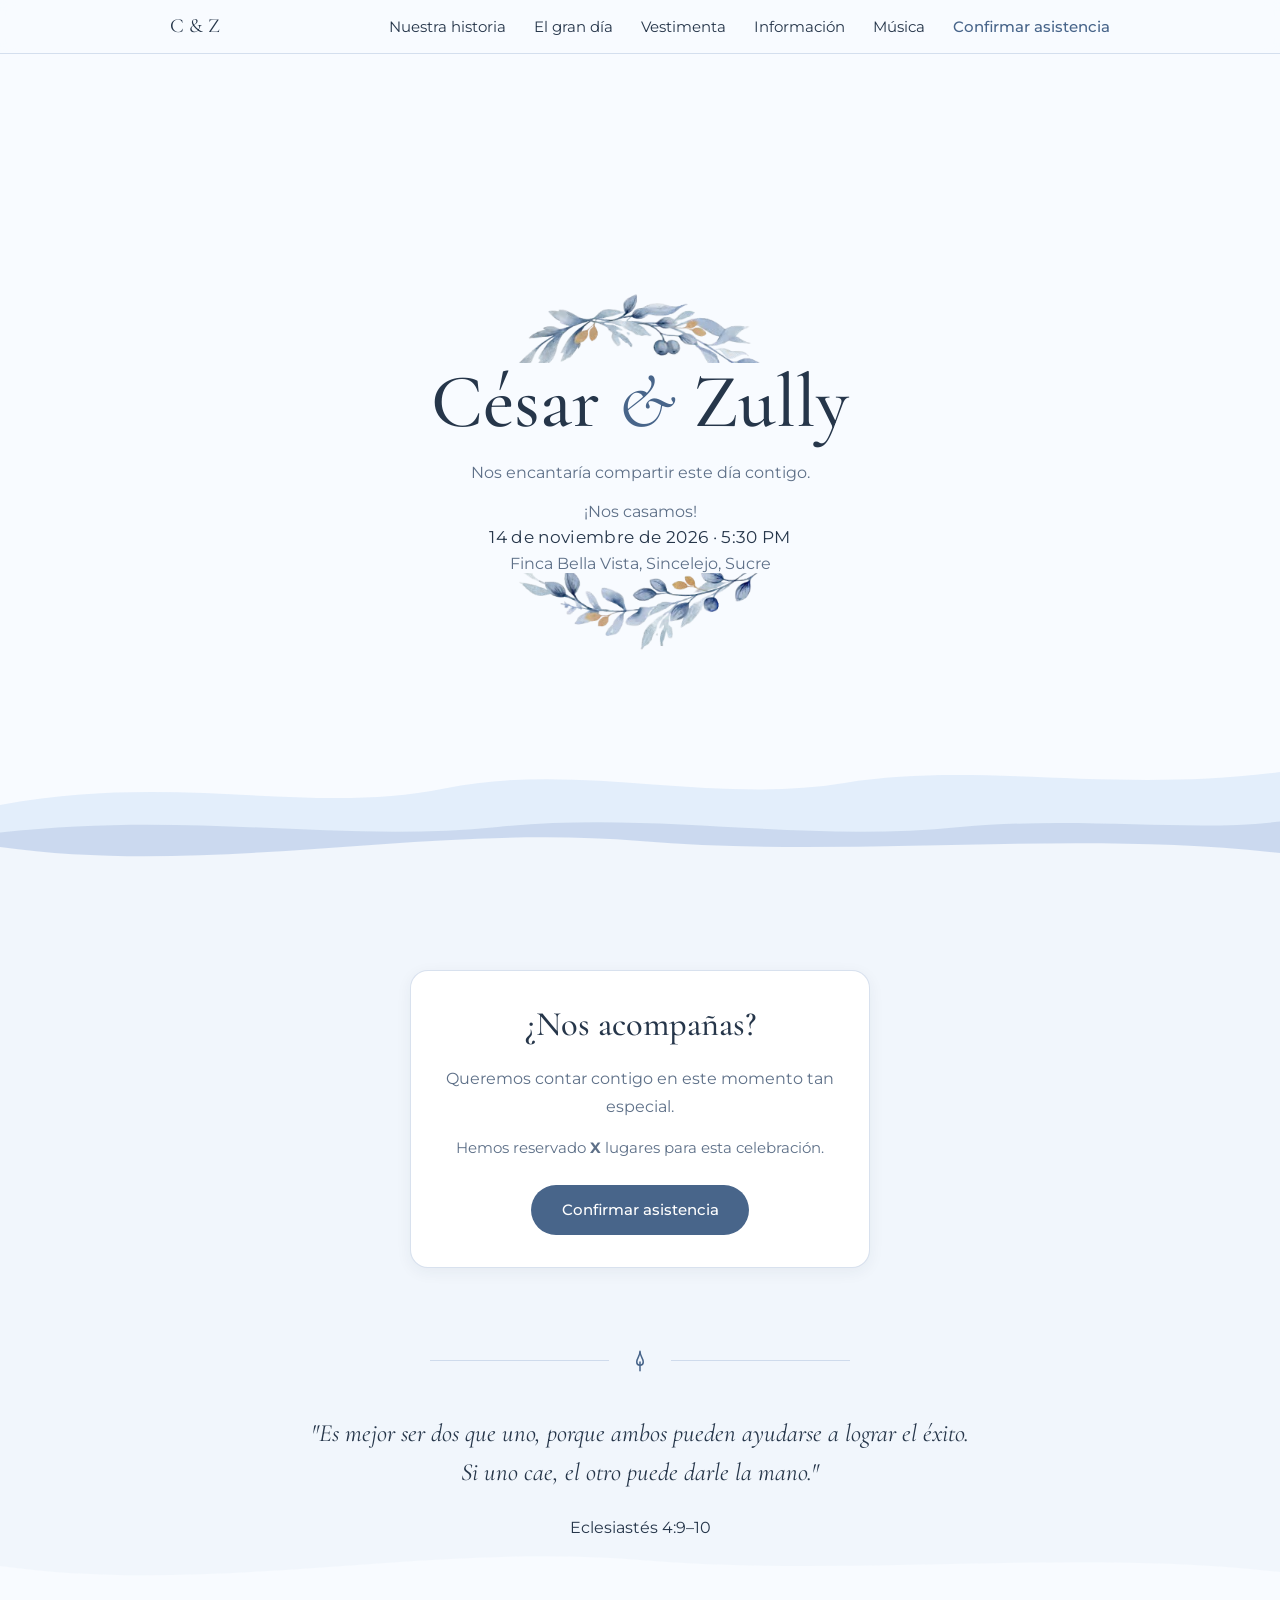
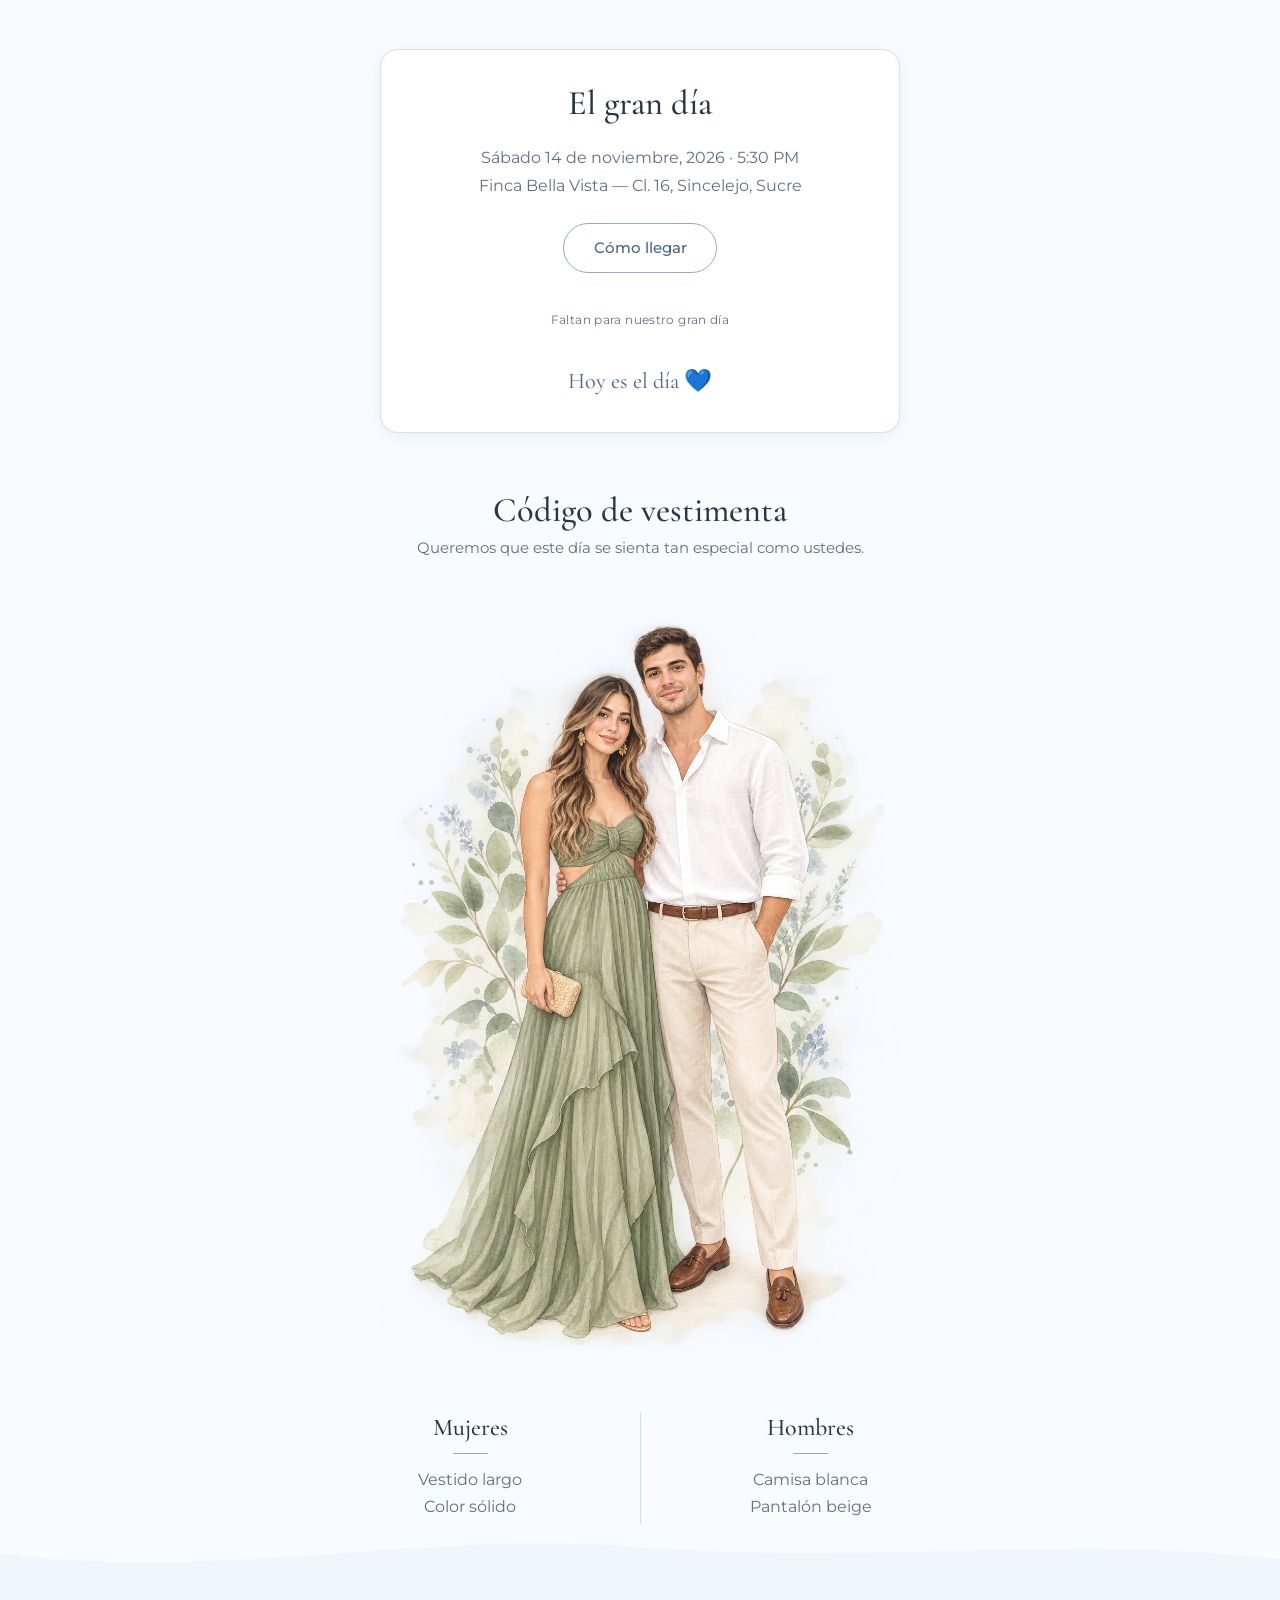
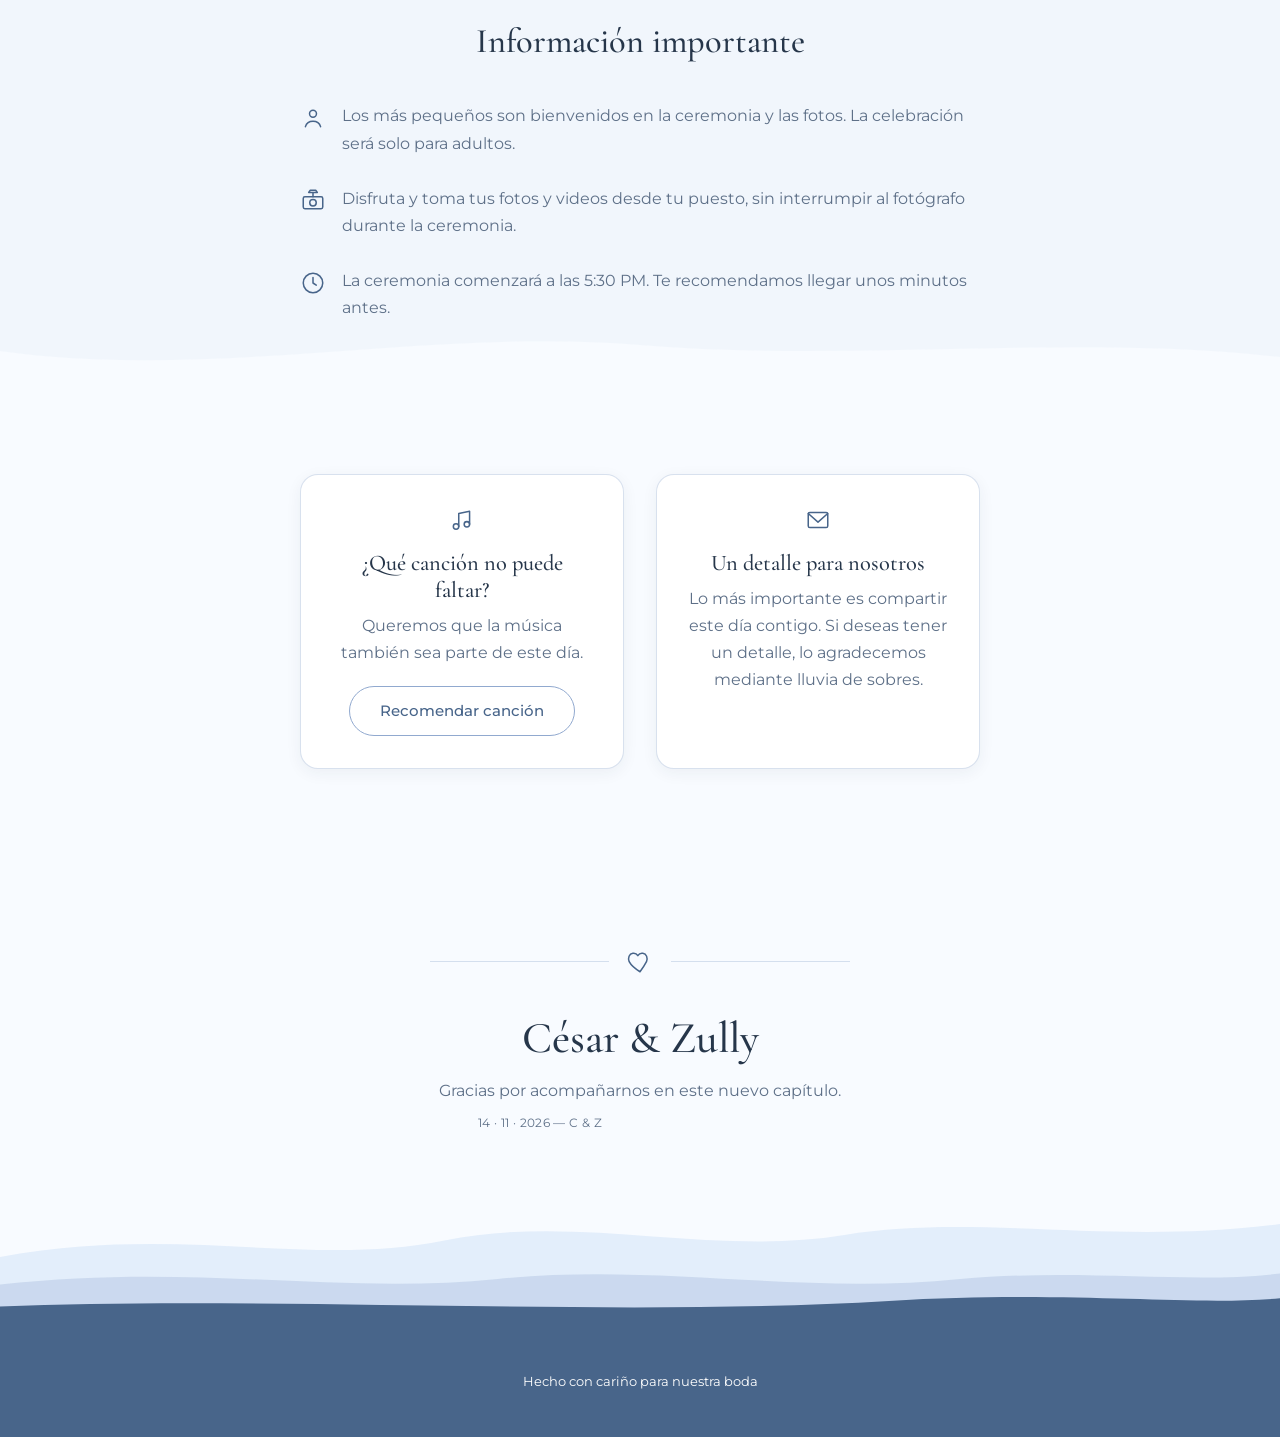
<file: index.html>
<!DOCTYPE html>
<html lang="es">
<head>
<meta charset="UTF-8">
<meta name="viewport" content="width=device-width, initial-scale=1.0">
<title>César & Zully — Nuestra boda</title>
<meta name="description" content="Acompáñanos a celebrar nuestra boda el 14 de noviembre de 2026.">
<link rel="preconnect" href="https://fonts.googleapis.com">
<link rel="preconnect" href="https://fonts.gstatic.com" crossorigin>
<link href="https://fonts.googleapis.com/css2?family=Cormorant+Garamond:ital,wght@0,400;0,500;0,600;1,400;1,500&family=Montserrat:wght@300;400;500;600&display=swap" rel="stylesheet">
<style>
:root {
  --blue-primary: #91A9CF;
  --blue-light: #A1D2FA;
  --blue-soft: #BAD5F2;
  --background: #F8FBFF;
  --background-alt: #F1F6FC;
  --text-primary: #26364A;
  --text-secondary: #5E7088;
  --white: #FFFFFF;
  --border: rgba(145, 169, 207, 0.35);
  --blue-deep: #48658A;
  --blue-deep-hover: #395171;
  --shadow: 0 10px 30px rgba(38, 54, 74, 0.10);
  --shadow-soft: 0 4px 16px rgba(38, 54, 74, 0.06);
  --radius: 18px;
  --radius-pill: 999px;
  --font-title: "Cormorant Garamond", serif;
  --font-body: "Montserrat", sans-serif;
}
* { box-sizing: border-box; }
html { scroll-behavior: smooth; }
body {
  margin: 0;
  font-family: var(--font-body);
  color: var(--text-primary);
  background: var(--background);
  -webkit-font-smoothing: antialiased;
}
.display-xl {
  font-family: var(--font-title);
  font-weight: 500;
  font-size: clamp(2.75rem, 9vw, 4.75rem);
  line-height: 1.05;
  margin: 0;
}
.display-xl em { font-style: italic; font-weight: 400; color: var(--blue-deep); }
h1, h2, h3 { font-family: var(--font-title); font-weight: 500; color: var(--text-primary); margin: 0 0 0.6em; }
h2 { font-size: clamp(1.6rem, 4vw, 2.15rem); }
h3 { font-size: clamp(1.15rem, 2.5vw, 1.4rem); margin-bottom: 0.4em; }
p { line-height: 1.7; color: var(--text-secondary); max-width: 60ch; }
.center p { margin-left: auto; margin-right: auto; }
.quote { font-family: var(--font-title); font-style: italic; font-size: clamp(1.2rem, 3.4vw, 1.55rem); color: var(--text-primary); line-height: 1.6; }
.label-small { font-family: var(--font-body); font-size: 0.78rem; letter-spacing: 0.03em; color: var(--text-secondary); }
.btn { display: inline-flex; align-items: center; gap: 0.5rem; font-family: var(--font-body); font-weight: 500; font-size: 0.95rem; padding: 0.9rem 1.85rem; border-radius: var(--radius-pill); border: 1px solid transparent; cursor: pointer; text-decoration: none; transition: background .25s ease, color .25s ease, border-color .25s ease, transform .15s ease; }
.btn:active { transform: scale(0.98); }
.btn:focus-visible { outline: 2px solid var(--blue-deep); outline-offset: 3px; }
.btn-primary { background: var(--blue-deep); color: var(--white); }
.btn-primary:hover { background: var(--blue-deep-hover); }
.btn-secondary { background: transparent; color: var(--blue-deep); border-color: var(--blue-primary); }
.btn-secondary:hover { background: var(--background-alt); }
.btn-ghost { background: none; color: var(--text-primary); padding: 0.4rem 0; border-radius: 0; border-bottom: 1px solid var(--border); }
.btn-ghost:hover { border-color: var(--blue-deep); color: var(--blue-deep); }
.card { background: var(--white); border: 1px solid var(--border); border-radius: var(--radius); box-shadow: var(--shadow-soft); padding: 2rem; }
.divider { display: flex; align-items: center; justify-content: center; gap: 1.1rem; margin: 0 auto 2.5rem; color: var(--blue-primary); max-width: 420px; }
.divider::before, .divider::after { content: ""; flex: 1; height: 1px; background: var(--border); }
.icon { width: 26px; height: 26px; stroke: var(--blue-deep); fill: none; stroke-width: 1.4; stroke-linecap: round; stroke-linejoin: round; }
.reveal { opacity: 0; transform: translateY(24px); transition: opacity 0.8s ease, transform 0.8s ease; }
.reveal.visible { opacity: 1; transform: none; }
@media (prefers-reduced-motion: reduce) {
  *, *::before, *::after { animation-duration: 0.01ms !important; transition-duration: 0.01ms !important; }
}
.wave-divider {
  position: absolute;
  bottom: -1px;
  left: 0;
  width: 100%;
  line-height: 0;
  pointer-events: none;
  z-index: 0;
}
.wave-divider svg { width: 100%; height: 60px; display: block; }
.corner-leaf {
  position: absolute;
  top: 1.25rem;
  right: 1.25rem;
  width: 32px;
  height: 32px;
  fill: none;
  stroke: var(--blue-primary);
  stroke-width: 1.3;
  stroke-linecap: round;
  opacity: 0.75;
  pointer-events: none;
}
section { padding: 5.5rem 1.5rem; position: relative; overflow: hidden; }
.section-inner { max-width: 680px; margin: 0 auto;   position: relative; z-index: 1;}
.center { text-align: center; }
@media (max-width: 600px) {
  section { padding: 2.25rem 1.25rem; }
}
@media (max-width: 859px) {
  body { padding-bottom: 5.25rem; }
}
.placeholder-note {
  display: inline-block;
  margin-top: 1rem;
  font-size: 0.78rem;
  color: var(--blue-deep);
  background: var(--background-alt);
  border: 1px dashed var(--blue-primary);
  border-radius: 8px;
  padding: 0.35rem 0.7rem;
}
header {
  position: sticky; top: 0; z-index: 50;
  background: rgba(248, 251, 255, 0.88);
  backdrop-filter: blur(8px);
  border-bottom: 1px solid var(--border);
}
.nav-inner {
  max-width: 980px; margin: 0 auto; position: relative;
  display: flex; align-items: center; justify-content: space-between;
  padding: 0.9rem 1.25rem;
}
.nav-brand { font-family: var(--font-title); font-size: 1.25rem; color: var(--text-primary); text-decoration: none; }
.nav-toggle {
  display: inline-flex; background: none; border: none; cursor: pointer;
  padding: 0.4rem; color: var(--text-primary);
}
.nav-toggle svg { width: 24px; height: 24px; }
.nav-links {
  display: none; list-style: none; margin: 0; padding: 1.25rem;
  position: absolute; top: 100%; left: 0; right: 0;
  background: var(--white); border-bottom: 1px solid var(--border); box-shadow: var(--shadow);
  flex-direction: column; gap: 1rem;
}
.nav-links.open { display: flex; }
.nav-links a { color: var(--text-primary); text-decoration: none; font-size: 0.95rem; }
.nav-links a:hover { color: var(--blue-deep); }
.nav-links .nav-rsvp { color: var(--blue-deep); font-weight: 500; }

@media (min-width: 860px) {
  .nav-toggle { display: none; }
  .nav-links {
    display: flex; flex-direction: row; position: static; background: none;
    border: none; box-shadow: none; padding: 0; gap: 1.75rem; align-items: center;
  }
}
.floating-rsvp {
  position: fixed; left: 50%; bottom: 1.1rem; transform: translateX(-50%);
  background: var(--blue-deep); color: var(--white); text-decoration: none;
  padding: 0.85rem 1.5rem; border-radius: var(--radius-pill);
  font-size: 0.9rem; font-weight: 500; box-shadow: var(--shadow); z-index: 40;
  white-space: nowrap;
  border: 1px solid rgba(255, 255, 255, 0.4);
}
@media (min-width: 860px) { .floating-rsvp { display: none; } }

#hero {
  min-height: 92svh; display: flex; flex-direction: column;
  align-items: center; justify-content: center; text-align: center; gap: 1.5rem;
}
#hero .hero-meta { display: flex; flex-direction: column; gap: 0.4rem; color: var(--text-secondary); }
#hero .hero-date { font-size: 1.05rem; color: var(--text-primary); letter-spacing: 0.02em; }

#rsvp { background: var(--background-alt); text-align: center; }
#rsvp .card { max-width: 460px; margin: 0 auto; }
#rsvp .seats { font-size: 0.92rem; margin-bottom: 1.5rem; }

#versiculo { text-align: center; background: var(--background-alt); padding-top: 2rem; padding-bottom: 4rem;}
#versiculo cite { display: block; margin-top: 1rem; font-style: normal; font-size: 0.85rem; color: var(--text-secondary); }

#gran-dia .card { max-width: 520px; margin: 0 auto; text-align: center; }
#gran-dia .lugar { margin: 0.75rem 0 1.5rem; }
.countdown { display: flex; justify-content: center; gap: 1.1rem; margin-top: 2rem; flex-wrap: wrap; }
.countdown div { display: flex; flex-direction: column; align-items: center; min-width: 58px; }
.countdown .num { font-family: var(--font-title); font-size: 2rem; color: var(--blue-deep); }
.countdown .unit { font-size: 0.68rem; letter-spacing: 0.05em; color: var(--text-secondary); margin-top: 0.15rem; }

.dress-intro {
  max-width: 600px;
  margin: -1rem auto 2rem;
  text-align: center;
  color: var(--text-secondary);
  font-size: 0.95rem;
}

.dress-illustration {
  width: 100%;
  max-width: 520px;
  margin: 0 auto 2.5rem;
  text-align: center;
}
.dress-illustration img {
  display: block;
  width: 100%;
  height: auto;
  margin: 0 auto;
}
.dress-grid {
  display: grid;
  grid-template-columns: 1fr 1fr;
  gap: 0;
  max-width: 700px;
  margin: 0 auto;
  text-align: center;
}
.dress-col {
  padding: 0 2rem;
}
.dress-col + .dress-col {
  border-left: 1px solid var(--border);
}
.dress-col h3 {
  margin: 0 0 1rem;
  font-family: var(--font-title);
  font-size: 1.5rem;
  color: var(--text-primary);
}
.dress-col ul {
  list-style: none;
  padding: 0;
  margin: 0;
  color: var(--text-secondary);
}
.dress-col li {
  margin-bottom: 0.5rem;
}
.dress-col h3::after {
  content: "";
  display: block;
  width: 35px;
  height: 1px;
  background: var(--blue-primary);
  margin: 0.7rem auto 1rem;
}
@media (max-width: 599px) {
  .dress-intro {
    font-size: 0.9rem;
    margin-bottom: 1.5rem;
  }
  .dress-illustration {
    width: 75%;
    max-width: 300px;
    margin: 0 auto 2rem;
  }
  .dress-col {
    padding: 0;
  }
}
.info-list { display: flex; flex-direction: column; gap: 1.75rem; }
.info-item { display: flex; gap: 1rem; align-items: flex-start; text-align: left; }
.info-item .icon { flex-shrink: 0; margin-top: 0.15rem; }
.info-item h3 { margin-bottom: 0.25rem; }
.info-item p { margin: 0; }
.split { display: grid; gap: 2rem; }
@media (min-width: 700px) { .split { grid-template-columns: 1fr 1fr; } }
.split .card { height: 100%; text-align: center; }

.closing { text-align: center; }
.closing .display-xl { font-size: clamp(2rem, 7vw, 2.75rem); margin-bottom: 0.75rem; }

.hero-landscape {
  position: absolute;
  bottom: 0; left: 0; width: 100%;
  line-height: 0;
  pointer-events: none;
  z-index: 0;
}
.hero-landscape svg { width: 100%; height: 220px; display: block; }
.hero-content { position: relative; z-index: 2;padding: 100px 0; }

footer {
  background: var(--blue-deep);
  color: var(--white);
  text-align: center;
  padding: 2.5rem 1.5rem 3rem;
  font-size: 0.8rem;
}
.frame-top, .frame-bottom {
  position: absolute;
  left: 50%;
  transform: translateX(-50%);
  width: 90%;
  max-width: 380px;
  height: 100px;
  overflow: hidden;
  pointer-events: none;
}
.frame-top { top: 0; }
.frame-bottom { bottom: 0; }

.frame-top img, .frame-bottom img {
  position: absolute;
  left: 0;
  width: 100%;
}
.frame-top img { top: 0; }
.frame-bottom img { bottom: 0; }
#rsvp { padding-bottom: 3rem; }
#gran-dia { padding-top: 3rem; padding-bottom: 2rem; }
#vestimenta { padding-top: 1.5rem; padding-bottom: 4rem;}
#informacion { padding-top: 2rem; padding-bottom: 4rem; }
#musica { padding-bottom: 3rem; }
#momentos { padding-top: 2rem; }
</style>
</head>
<body>

<header>
  <div class="nav-inner">
    <a href="#hero" class="nav-brand">C &amp; Z</a>
    <button class="nav-toggle" id="navToggle" aria-label="Abrir menú" aria-expanded="false" aria-controls="navLinks">
      <svg viewBox="0 0 24 24" fill="none" stroke="currentColor" stroke-width="1.6" stroke-linecap="round"><path d="M4 7h16M4 12h16M4 17h16"/></svg>
    </button>
    <ul class="nav-links" id="navLinks">
      <li><a href="#historia">Nuestra historia</a></li>
      <li><a href="#gran-dia">El gran día</a></li>
      <li><a href="#vestimenta">Vestimenta</a></li>
      <li><a href="#informacion">Información</a></li>
      <li><a href="#musica">Música</a></li>
      <li><a href="#rsvp" class="nav-rsvp">Confirmar asistencia</a></li>
    </ul>
  </div>
</header>

<main>

  <!-- 01 — HERO -->
  <section id="hero" class="reveal">
    <div class="hero-landscape" aria-hidden="true">
      <svg viewBox="0 0 1440 400" preserveAspectRatio="none">
        <path d="M0,400 L0,260 C200,200 350,280 500,230 C650,180 800,260 950,220 C1100,180 1250,240 1440,200 L1440,400 Z" fill="var(--blue-soft)" opacity="0.35"/>
        <path d="M0,400 L0,310 C220,270 380,330 560,300 C740,270 900,330 1080,300 C1220,280 1340,310 1440,290 L1440,400 Z" fill="var(--blue-primary)" opacity="0.3"/>
      </svg>
    </div>

    <div class="hero-content">
      <div class="frame-top" aria-hidden="true">
        <img src="assets/imagenes/37d0b37f-604d-4f8b-a3f5-bfc2f08f32bf-removebg-preview.png" alt="">
      </div>
      <span class="display-xl">César <em>&amp;</em> Zully</span>
      <p class="hero-greeting" id="heroGreeting">Nos encantaría compartir este día contigo.</p>
      <div class="hero-meta">
        <span>¡Nos casamos!</span>
        <span class="hero-date">14 de noviembre de 2026 · 5:30 PM</span>
        <span>Finca Bella Vista, Sincelejo, Sucre</span>
      </div>
      <div class="frame-bottom" aria-hidden="true">
        <img src="assets/imagenes/37d0b37f-604d-4f8b-a3f5-bfc2f08f32bf-removebg-preview.png" alt="">
      </div>
    </div>
  
    <div class="wave-divider" aria-hidden="true">
      <svg viewBox="0 0 1440 100" preserveAspectRatio="none">
        <path d="M0,40 C240,90 480,0 720,30 C960,60 1200,10 1440,50 L1440,100 L0,100 Z" fill="var(--background-alt)"></path>
      </svg>
    </div>
  </section>

  <!-- 02 — RSVP -->
  <section id="rsvp" class="reveal">
  
    <div class="section-inner card">
      <h2 id="rsvpTitle">¿Nos acompañas?</h2>
      <p class="center" id="rsvpMessage" style="margin:0 auto 1rem;">
        Queremos contar contigo en este momento tan especial.
      </p>
      <p class="seats" id="rsvpSeats">
        Hemos reservado <strong>X</strong> lugares para esta celebración.
      </p>
      <a
        href="https://docs.google.com/forms/d/e/1FAIpQLSfNix8wa4HY1BFsxWDJkT_h3bRk5N0mOSIoMMk3ZN9TSIPFig/viewform?usp=publish-editor"
        class="btn btn-primary"
        id="rsvpButton">
        Confirmar asistencia
      </a>
    </div>
  </section>

  <!-- VERSÍCULO -->
  <section id="versiculo" class="reveal">
    <div class="section-inner center">
      <div class="divider">
        <svg width="20" height="20" viewBox="0 0 24 24" class="icon"><path d="M12 3c0 5-3 6-3 10a3 3 0 0 0 6 0c0-4-3-5-3-10Z"/><path d="M12 13v8"/></svg>
      </div>
      <p class="quote">
        "Es mejor ser dos que uno, porque ambos pueden ayudarse a lograr el éxito.
        Si uno cae, el otro puede darle la mano."
      </p>
      Eclesiastés 4:9–10
    </div>

    <div class="wave-divider" aria-hidden="true">
      <svg viewBox="0 0 1440 100" preserveAspectRatio="none">
        <path d="M0,40 C240,90 480,0 720,30 C960,60 1200,10 1440,50 L1440,100 L0,100 Z" fill="var(--background)"></path>
      </svg>
    </div>
  </section>

  <!-- 04 — EL GRAN DÍA + COUNTDOWN -->
  <section id="gran-dia" class="reveal">
    <div class="section-inner card">
      <h2>El gran día</h2>
      <p class="lugar">
        Sábado 14 de noviembre, 2026 · 5:30 PM<br>
        Finca Bella Vista — Cl. 16, Sincelejo, Sucre
      </p>
      <a href="https://maps.app.goo.gl/cRdWnBXuR9BAx29m9" class="btn btn-secondary">Cómo llegar</a>
      <p class="label-small" style="margin-top:2.25rem;">Faltan para nuestro gran día</p>
      <div class="countdown" id="countdown">
        <div><span class="num" id="cd-dias">00</span><span class="unit">Días</span></div>
        <div><span class="num" id="cd-horas">00</span><span class="unit">Horas</span></div>
        <div><span class="num" id="cd-min">00</span><span class="unit">Min</span></div>
        <div><span class="num" id="cd-seg">00</span><span class="unit">Seg</span></div>
      </div>
    </div>
  </section>

  <!-- 05 — CÓDIGO DE VESTIMENTA -->
  <section id="vestimenta" class="reveal">
    <div class="section-inner">

      <h2 class="center">Código de vestimenta</h2>
      <p class="dress-intro">
        Queremos que este día se sienta tan especial como ustedes.
      </p>

      <div class="dress-illustration">
        <img
          src="assets/imagenes/ImageDressCode.png"
          alt="Ilustración de una pareja con el código de vestimenta de la boda"
          loading="lazy"
        >
      </div>

      <!-- Código de vestimenta -->
      <div class="dress-grid">
        <div class="dress-col">
          <h3>Mujeres</h3>
          <ul>
            <li>Vestido largo</li>
            <li>Color sólido</li>
          </ul>
        </div>

        <div class="dress-col">
          <h3>Hombres</h3>
          <ul>
            <li>Camisa blanca</li>
            <li>Pantalón beige</li>
          </ul>
        </div>
      </div>

    </div>

    <div class="wave-divider" aria-hidden="true">
      <svg viewBox="0 0 1440 100" preserveAspectRatio="none">
        <path d="M0,40 C240,90 480,0 720,30 C960,60 1200,10 1440,50 L1440,100 L0,100 Z" fill="var(--background-alt)"></path>
      </svg>
    </div>
</section>

  <!-- 06 — INFORMACIÓN IMPORTANTE -->
  <section id="informacion" class="reveal" style="background:var(--background-alt);">
    <div class="section-inner">
      <h2 class="center" style="margin-bottom:2.5rem;">Información importante</h2>
      <div class="info-list">

        <div class="info-item">
          <svg class="icon" viewBox="0 0 24 24">
            <circle cx="12" cy="8" r="3.2"/>
            <path d="M5 20c1-3.5 4-5 7-5s6 1.5 7 5"/>
          </svg>
          <div>
            <p>
              Los más pequeños son bienvenidos en la ceremonia y las fotos.
              La celebración será solo para adultos.
            </p>
          </div>
        </div>
      
        <div class="info-item">
          <svg class="icon" viewBox="0 0 24 24">
            <rect x="3" y="9" width="18" height="11" rx="1.5"/>
            <path d="M12 9V5m-4 0h8l-1.5-2h-5L8 5Z"/>
            <circle cx="12" cy="14.5" r="3"/>
          </svg>
          <div>
            <p>
              Disfruta y toma tus fotos y videos desde tu puesto,
              sin interrumpir al fotógrafo durante la ceremonia.
            </p>
          </div>
        </div>
      
        <div class="info-item">
          <svg class="icon" viewBox="0 0 24 24">
            <circle cx="12" cy="12" r="9"/>
            <path d="M12 7v5l3 2"/>
          </svg>
          <div>
            <p>
              La ceremonia comenzará a las 5:30 PM.
              Te recomendamos llegar unos minutos antes.
            </p>
          </div>
        </div>
      
      </div>
    </div>

    <div class="wave-divider" aria-hidden="true">
      <svg viewBox="0 0 1440 100" preserveAspectRatio="none">
        <path d="M0,40 C240,90 480,0 720,30 C960,60 1200,10 1440,50 L1440,100 L0,100 Z" fill="var(--background)"></path>
      </svg>
    </div>
  </section>

  <!-- 07 — MÚSICA + LLUVIA DE SOBRES -->
  <section id="musica" class="reveal">
    <div class="section-inner split">
      <div class="card">
        <svg class="icon" viewBox="0 0 24 24" style="margin-bottom:.75rem;"><path d="M9 18V6l10-2v12"/><circle cx="6.5" cy="18" r="2.5"/><circle cx="16.5" cy="16" r="2.5"/></svg>
        <h3>¿Qué canción no puede faltar?</h3>
        <p style="margin:0 auto 1.25rem;">Queremos que la música también sea parte de este día.</p>
        <a href="https://docs.google.com/forms/d/e/1FAIpQLSe_-us0DN_1ztZHdY3YI7yN1Ve05UmJ7LlWJDHdcIdP1-7qqw/viewform?usp=publish-editor" class="btn btn-secondary">Recomendar canción</a>
      </div>
      <div class="card">
        <svg class="icon" viewBox="0 0 24 24" style="margin-bottom:.75rem;"><rect x="3" y="5" width="18" height="14" rx="1.5"/><path d="M3 6l9 8 9-8"/></svg>        <h3>Un detalle para nosotros</h3>
        <p style="margin:0 auto;">
          Lo más importante es compartir este día contigo. Si deseas tener un
          detalle, lo agradecemos mediante lluvia de sobres.
        </p>
      </div>
    </div>
  </section>

  <!-- 08 — MOMENTOS + CIERRE -->
  <section id="momentos" class="reveal">
    <div class="hero-landscape" aria-hidden="true">
      <svg viewBox="0 0 1440 400" preserveAspectRatio="none">
        <path d="M0,400 L0,260 C200,200 350,280 500,230 C650,180 800,260 950,220 C1100,180 1250,240 1440,200 L1440,400 Z" fill="var(--blue-soft)" opacity="0.35"/>
        <path d="M0,400 L0,310 C220,270 380,330 560,300 C740,270 900,330 1080,300 C1220,280 1340,310 1440,290 L1440,400 Z" fill="var(--blue-primary)" opacity="0.3"/>
        <path d="M0,400 L0,350 C300,330 700,370 1000,340 C1200,320 1340,350 1440,335 L1440,400 Z" fill="var(--blue-deep)"/>
      </svg>
    </div>

    <div class="hero-content section-inner">
      <div class="divider">
        <svg width="20" height="20" viewBox="0 0 24 24" class="icon"><path d="M12 21s-7.5-4.6-10-9.3C.6 8.1 2 4.5 5.4 4c2-.3 3.7.7 4.6 2.2C10.9 4.7 12.6 3.7 14.6 4c3.4.5 4.8 4.1 3.4 7.7C15.5 16.4 12 21 12 21Z"/></svg>
      </div>
      <div class="closing">
        <span class="display-xl">César &amp; Zully</span>
        <p class="center" style="margin:1rem auto 0;">Gracias por acompañarnos en este nuevo capítulo.</p>
        <p class="label-small" style="margin-top:.5rem;">14 · 11 · 2026 — C &amp; Z</p>
      </div>
    </div>
  </section>

</main>

<footer>Hecho con cariño para nuestra boda</footer>

<a href="#rsvp" class="floating-rsvp">Confirmar asistencia</a>

<script>
  const navToggle = document.getElementById('navToggle');
  const navLinks = document.getElementById('navLinks');
  navToggle.addEventListener('click', () => {
    const isOpen = navLinks.classList.toggle('open');
    navToggle.setAttribute('aria-expanded', isOpen);
  });
  navLinks.querySelectorAll('a').forEach(link => {
    link.addEventListener('click', () => {
      navLinks.classList.remove('open');
      navToggle.setAttribute('aria-expanded', 'false');
    });
  });

  const observer = new IntersectionObserver((entries) => {
    entries.forEach(entry => {
      if (entry.isIntersecting) {
        entry.target.classList.add('visible');
        observer.unobserve(entry.target);
      }
    });
  }, { threshold: 0.12 });
  document.querySelectorAll('.reveal').forEach(el => observer.observe(el));

  const weddingDate = new Date('2026-11-14T17:30:00');
  function updateCountdown() {
    const now = new Date();
    const diff = weddingDate - now;
    const el = document.getElementById('countdown');
    if (diff <= 0) {
      el.innerHTML = '<p style="font-family:var(--font-title); font-size:1.4rem; color:var(--blue-deep); margin:0;">Hoy es el día 💙</p>';
      clearInterval(timer);
      return;
    }
    const dias = Math.floor(diff / (1000 * 60 * 60 * 24));
    const horas = Math.floor((diff / (1000 * 60 * 60)) % 24);
    const min = Math.floor((diff / (1000 * 60)) % 60);
    const seg = Math.floor((diff / 1000) % 60);
    document.getElementById('cd-dias').textContent = String(dias).padStart(2, '0');
    document.getElementById('cd-horas').textContent = String(horas).padStart(2, '0');
    document.getElementById('cd-min').textContent = String(min).padStart(2, '0');
    document.getElementById('cd-seg').textContent = String(seg).padStart(2, '0');
  }
  updateCountdown();
  const timer = setInterval(updateCountdown, 1000);

  const guests = {
  "G00": { name: "Familia Calderón Díaz", seats: 2, plural: true },
  "G01": { name: "Familia Díaz Lara", seats: 5, plural: true },
  "G02": { name: "Familia Monterroza Díaz", seats: 2, plural: true },
  "G03": { name: "Familia Rivero", seats: 3, plural: true },
  "G04": { name: "Álvaro", seats: 1, plural: false },
  "G05": { name: "Paula", seats: 2, plural: false },
  "G06": { name: "Fagil", seats: 1, plural: false },
  "G07": { name: "Familia Arrieta Armesto", seats: 2, plural: true },
  "G08": { name: "Familia Bandas Arrieta", seats: 2, plural: true },
  "G09": { name: "Paola", seats: 2, plural: false },
  "G10": { name: "Familia Arrieta Hernández", seats: 2, plural: true },
  "G11": { name: "Ana", seats: 1, plural: false },
  "G12": { name: "Familia Madera Meza", seats: 3, plural: true },
  "G13": { name: "Abuela María", seats: 1, plural: false },
  "G14": { name: "Mirtha", seats: 2, plural: false },
  "G15": { name: "Ana", seats: 2, plural: false },
  "G16": { name: "Yoli", seats: 2, plural: false },
  "G17": { name: "Luz Dary", seats: 2, plural: false },
  "G18": { name: "Andrea", seats: 1, plural: false },
  "G19": { name: "Karolay", seats: 1, plural: false },
  "G20": { name: "Vanesa", seats: 1, plural: false },
  "G21": { name: "Tania", seats: 1, plural: false },
  "G22": { name: "Eliza", seats: 2, plural: false },
  "G23": { name: "María Camila", seats: 2, plural: false },
  "G24": { name: "Familia Jaraba Álvarez", seats: 2, plural: true },
  "G25": { name: "Delcy", seats: 1, plural: false },
  "G26": { name: "Familia Jaraba Tuirán", seats: 3, plural: true },
  "G27": { name: "Familia Jaraba López", seats: 2, plural: true },
  "G28": { name: "Familia Calderón Orozco", seats: 4, plural: true },
  "G29": { name: "Familia Domínguez Orozco", seats: 2, plural: true },
  "G30": { name: "Familia Orozco Martínez", seats: 3, plural: true },
  "G31": { name: "Familia Orozco Calderón", seats: 4, plural: true },
  "G32": { name: "Familia Méndez Calderón", seats: 3, plural: true },
  "G33": { name: "Edinso", seats: 2, plural: false },
  "G34": { name: "Leidy", seats: 2, plural: false },
  "G35": { name: "Familia García Orozco", seats: 3, plural: true },
  "G36": { name: "Andrew y Melisa", seats: 2, plural: true },
  "G37": { name: "Kennit", seats: 1, plural: false },
  "G38": { name: "Leonardo", seats: 1, plural: false },
  "G39": { name: "Marcela", seats: 1, plural: false },
  "G40": { name: "María Camila", seats: 1, plural: false },
  "G41": { name: "María Paula", seats: 1, plural: false },
  "G42": { name: "Familia Herazo López", seats: 3, plural: true },
  "G43": { name: "Néstor", seats: 2, plural: false },
  "G44": { name: "Guillermo", seats: 1, plural: false },
  "G45": { name: "Familia Daza Izquierdo", seats: 3, plural: true },
  "G46": { name: "Jarol", seats: 1, plural: false },
  "G47": { name: "Familia Herazo", seats: 4, plural: true },
  "G48": { name: "Emilse", seats: 2, plural: false },
  "G49": { name: "Miriam", seats: 1, plural: false },
  "G50": { name: "Luz Dary", seats: 2, plural: false },
  "G51": { name: "Tony", seats: 1, plural: false },
  "G52": { name: "Allison", seats: 1, plural: false },
  "G53": { name: "Hilda", seats: 1, plural: false },
  "G54": { name: "José David", seats: 1, plural: false },
  "G55": { name: "Manuel", seats: 1, plural: false }  
};
 
  const RSVP_FORM_URL = "https://docs.google.com/forms/d/e/1FAIpQLSfNix8wa4HY1BFsxWDJkT_h3bRk5N0mOSIoMMk3ZN9TSIPFig/viewform?usp=publish-editor";
  const RSVP_NAME_ENTRY = "entry.641573948";
  const RSVP_SEATS_ENTRY = "entry.7612046";
 
  const params = new URLSearchParams(window.location.search);
  const code = (params.get('i') || '').trim().toUpperCase();
  const guest = guests[code];
 
  const heroGreeting = document.getElementById('heroGreeting');
  const rsvpSeats = document.getElementById('rsvpSeats');
  const rsvpButton = document.getElementById('rsvpButton');

  const rsvpTitle = document.getElementById('rsvpTitle');
  const rsvpMessage = document.getElementById('rsvpMessage');

  if (guest) {
  const esPlural = guest.plural;

  // HERO
  heroGreeting.textContent = esPlural
    ? `${guest.name}, nos encantaría compartir este día con ustedes.`
    : `${guest.name}, nos encantaría compartir este día contigo.`;

  // TÍTULO RSVP
  rsvpTitle.textContent = esPlural
    ? '¿Nos acompañan?'
    : '¿Nos acompañas?';

  // MENSAJE RSVP
  rsvpMessage.textContent = esPlural
    ? 'Queremos contar con ustedes en este momento tan especial.'
    : 'Queremos contar contigo en este momento tan especial.';

  // CUPOS
  const palabraLugar = guest.seats === 1 ? 'lugar' : 'lugares';

  rsvpSeats.innerHTML = esPlural
    ? `Les hemos reservado <strong>${guest.seats}</strong> ${palabraLugar}.`
    : `Te hemos reservado <strong>${guest.seats}</strong> ${palabraLugar}.`;

  // GOOGLE FORMS
  rsvpButton.href =
    `${RSVP_FORM_URL}&${RSVP_NAME_ENTRY}=${encodeURIComponent(guest.name)}&${RSVP_SEATS_ENTRY}=${guest.seats}`;

  } else {
    heroGreeting.textContent =
      'Nos encantaría compartir este día contigo.';

    rsvpTitle.textContent =
      '¿Nos acompañas?';

    rsvpMessage.textContent =
      'Queremos contar contigo en este momento tan especial.';

    rsvpSeats.textContent =
      'Escríbenos para confirmar cuántos lugares tenemos reservados para ti.';
  }
</script>
</body>
</html>
</file>
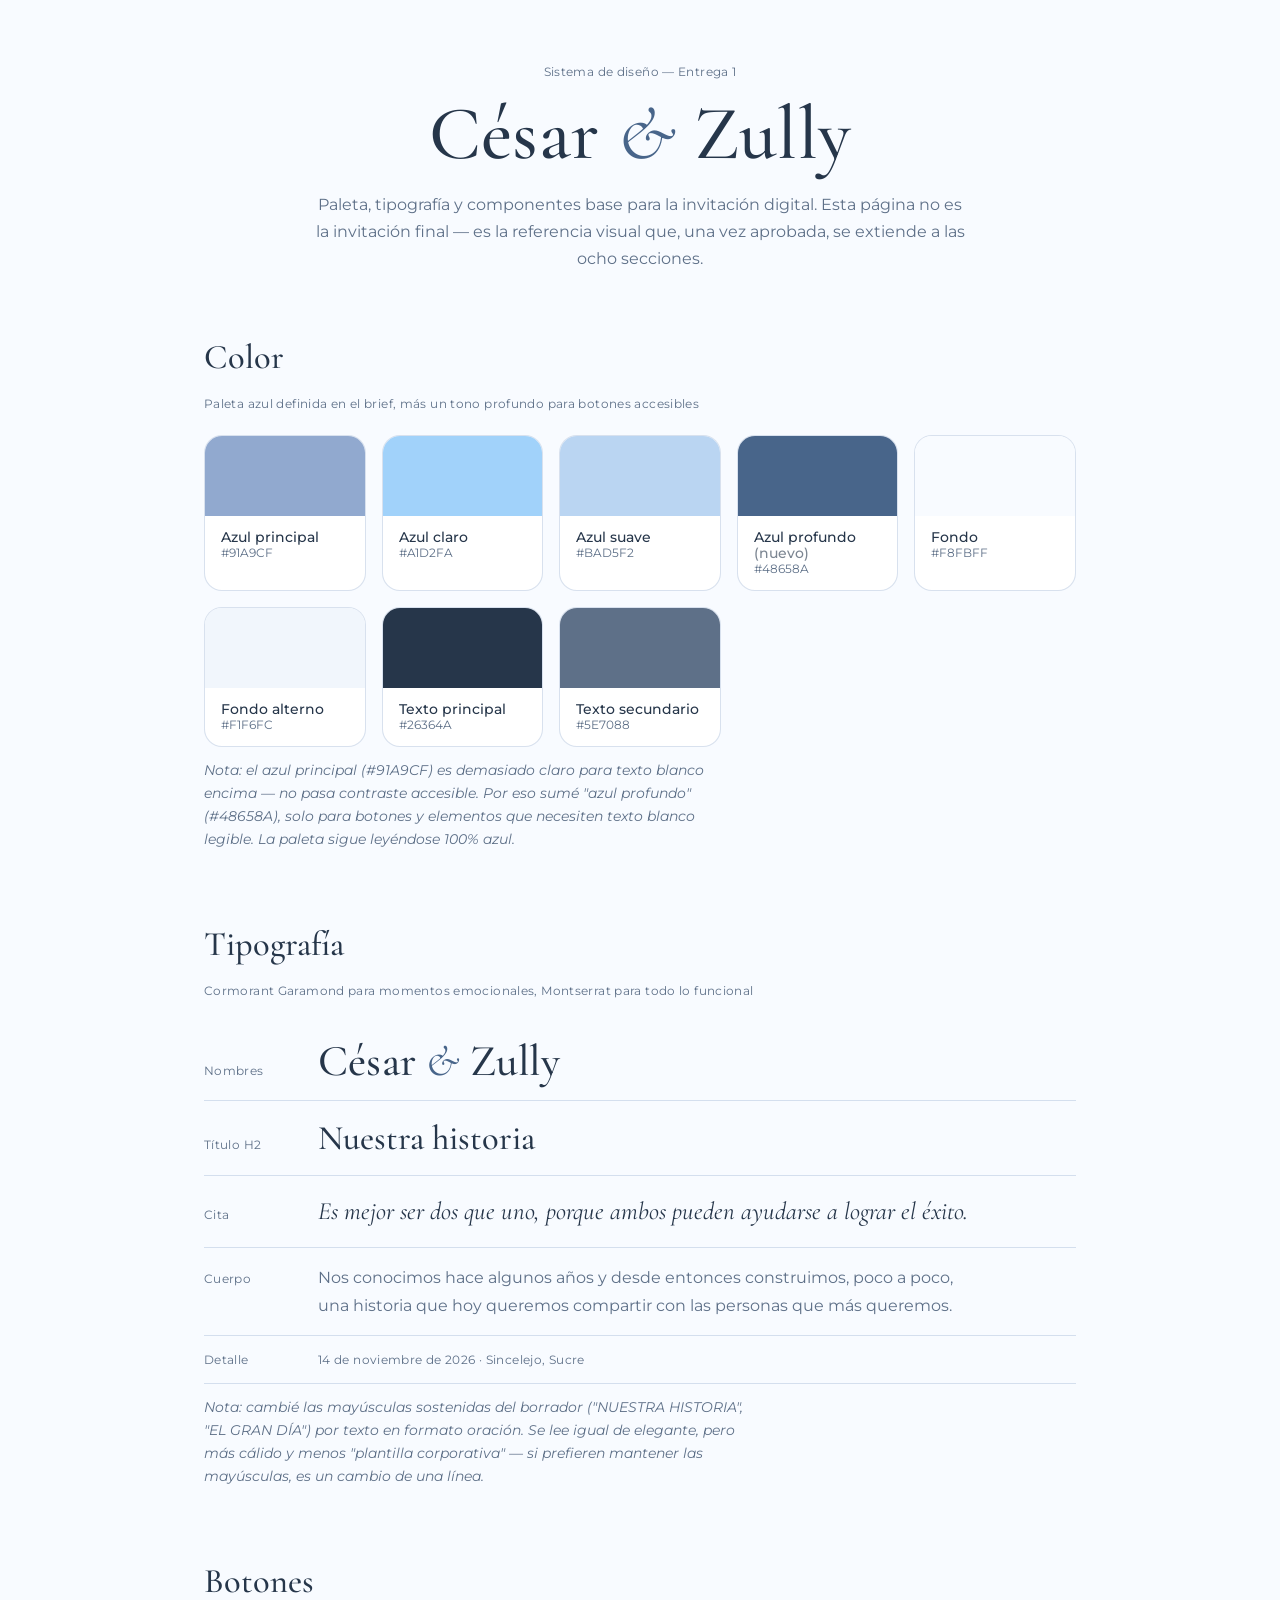
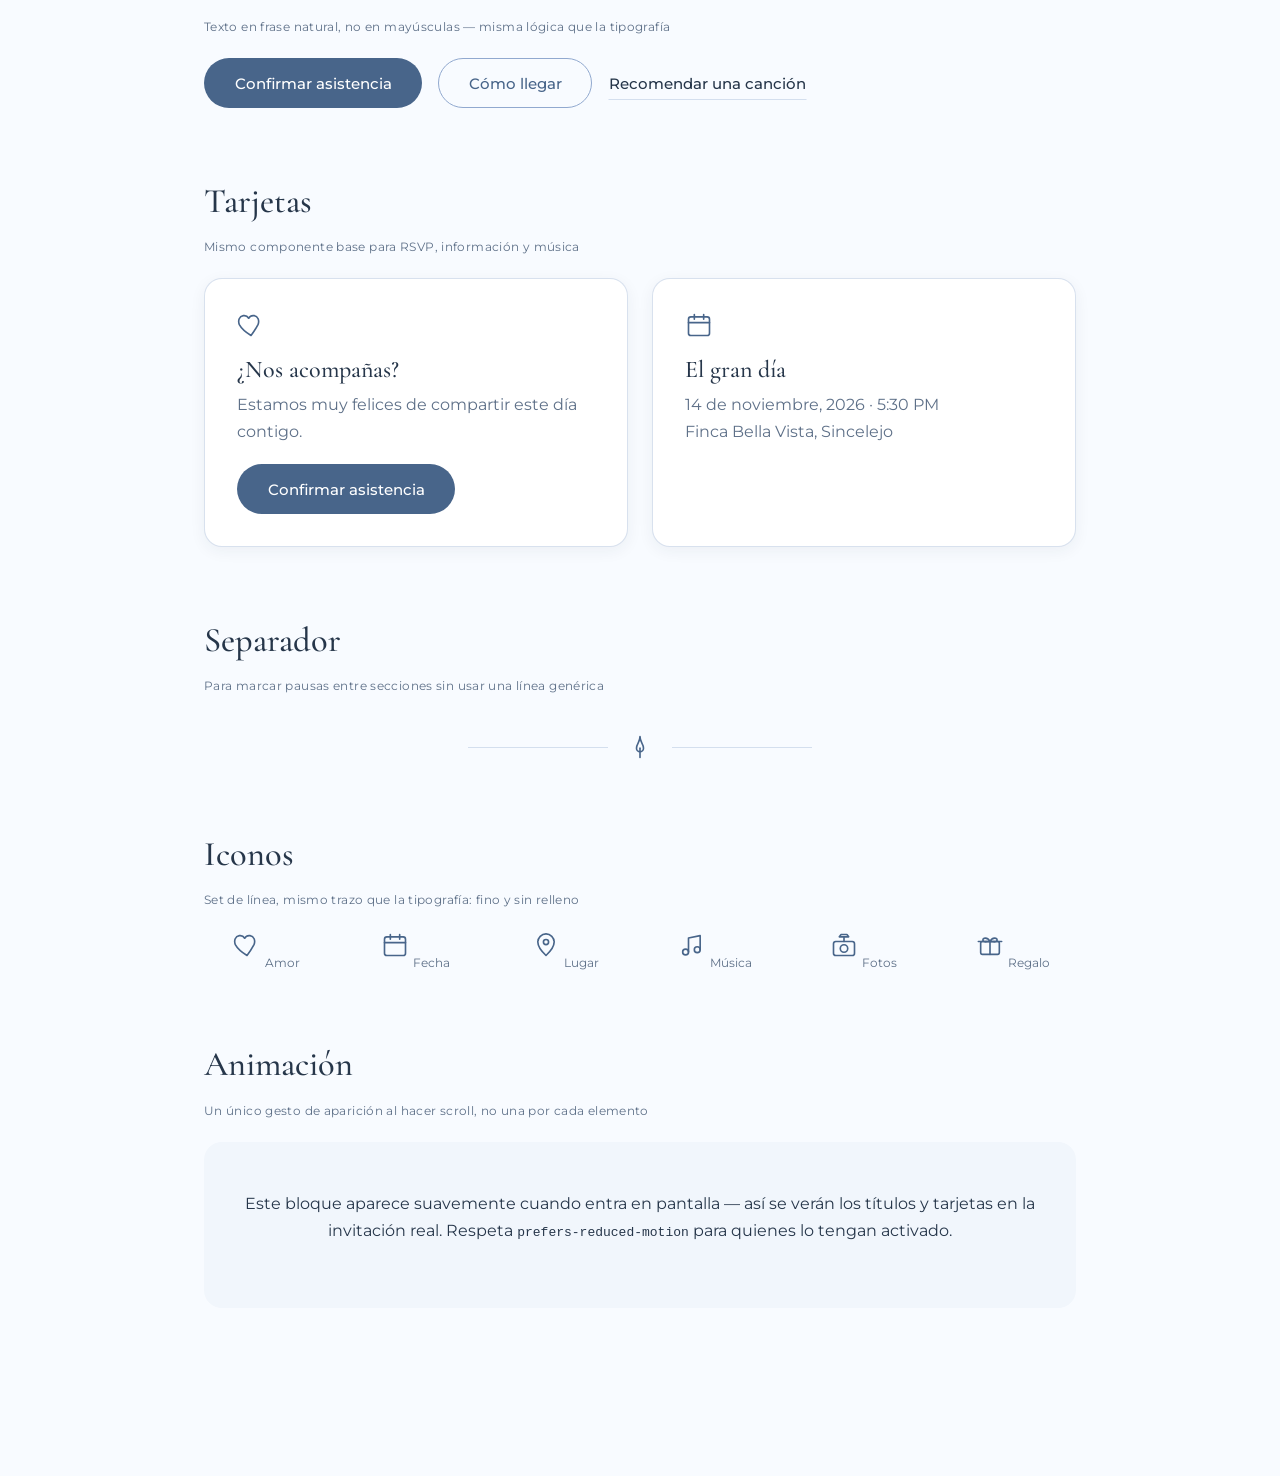
<file: design-system.html>
<!DOCTYPE html>
<html lang="es">
<head>
<meta charset="UTF-8">
<meta name="viewport" content="width=device-width, initial-scale=1.0">
<title>César & Zully — Sistema de diseño</title>
<link rel="preconnect" href="https://fonts.googleapis.com">
<link rel="preconnect" href="https://fonts.gstatic.com" crossorigin>
<link href="https://fonts.googleapis.com/css2?family=Cormorant+Garamond:ital,wght@0,400;0,500;0,600;1,400;1,500&family=Montserrat:wght@300;400;500;600&display=swap" rel="stylesheet">
<link rel="stylesheet" href="styles.css">
<style>
  .page {
    max-width: 920px;
    margin: 0 auto;
    padding: 4rem 1.5rem 6rem;
  }
  .intro {
    text-align: center;
    margin-bottom: 4rem;
  }
  .intro .label-small { display:block; margin-bottom: 1rem; }
  .block { margin-bottom: 4.5rem; }
  .block-head { margin-bottom: 1.5rem; }
  .block-head .label-small { display:block; margin-top: 0.35rem; }
  .note {
    font-size: 0.85rem;
    color: var(--text-secondary);
    margin-top: 0.75rem;
    font-style: italic;
  }

  /* Paleta */
  .swatch-grid {
    display: grid;
    grid-template-columns: repeat(auto-fit, minmax(140px, 1fr));
    gap: 1rem;
  }
  .swatch {
    border-radius: var(--radius);
    overflow: hidden;
    border: 1px solid var(--border);
    background: var(--white);
  }
  .swatch-color { height: 80px; }
  .swatch-info { padding: 0.85rem 1rem; }
  .swatch-info .name { font-size: 0.85rem; font-weight: 500; }
  .swatch-info .hex { font-size: 0.78rem; color: var(--text-secondary); }

  /* Tipografia */
  .type-row {
    display: flex;
    align-items: baseline;
    gap: 1.5rem;
    padding: 1rem 0;
    border-bottom: 1px solid var(--border);
  }
  .type-row:last-child { border-bottom: none; }
  .type-row .tag {
    width: 90px;
    flex-shrink: 0;
    font-size: 0.75rem;
    color: var(--text-secondary);
    letter-spacing: 0.03em;
  }

  /* Botones */
  .btn-row { display: flex; flex-wrap: wrap; gap: 1rem; align-items: center; }

  /* Tarjetas demo */
  .card-grid {
    display: grid;
    grid-template-columns: repeat(auto-fit, minmax(240px, 1fr));
    gap: 1.5rem;
  }
  .card-demo .icon { margin-bottom: 0.75rem; }

  /* Iconos */
  .icon-grid {
    display: grid;
    grid-template-columns: repeat(auto-fit, minmax(90px, 1fr));
    gap: 1.5rem;
    text-align: center;
  }
  .icon-grid .icon { margin: 0 auto 0.5rem; }
  .icon-grid span { font-size: 0.78rem; color: var(--text-secondary); }

  /* Fondo alterno para mostrar contraste */
  .alt-bg {
    background: var(--background-alt);
    border-radius: var(--radius);
    padding: 3rem 2rem;
    text-align: center;
  }
</style>
</head>
<body>

<div class="page">

  <div class="intro reveal">
    <span class="label-small">Sistema de diseño — Entrega 1</span>
    <h1 class="display-xl">César <em>&</em> Zully</h1>
    <p style="margin: 1rem auto 0; text-align:center;">
      Paleta, tipografía y componentes base para la invitación digital.
      Esta página no es la invitación final — es la referencia visual que,
      una vez aprobada, se extiende a las ocho secciones.
    </p>
  </div>

  <!-- COLOR -->
  <section class="block reveal">
    <div class="block-head">
      <h2>Color</h2>
      <span class="label-small">Paleta azul definida en el brief, más un tono profundo para botones accesibles</span>
    </div>
    <div class="swatch-grid">
      <div class="swatch">
        <div class="swatch-color" style="background:var(--blue-primary)"></div>
        <div class="swatch-info"><div class="name">Azul principal</div><div class="hex">#91A9CF</div></div>
      </div>
      <div class="swatch">
        <div class="swatch-color" style="background:var(--blue-light)"></div>
        <div class="swatch-info"><div class="name">Azul claro</div><div class="hex">#A1D2FA</div></div>
      </div>
      <div class="swatch">
        <div class="swatch-color" style="background:var(--blue-soft)"></div>
        <div class="swatch-info"><div class="name">Azul suave</div><div class="hex">#BAD5F2</div></div>
      </div>
      <div class="swatch">
        <div class="swatch-color" style="background:var(--blue-deep)"></div>
        <div class="swatch-info"><div class="name">Azul profundo <span style="opacity:.6">(nuevo)</span></div><div class="hex">#48658A</div></div>
      </div>
      <div class="swatch">
        <div class="swatch-color" style="background:var(--background)"></div>
        <div class="swatch-info"><div class="name">Fondo</div><div class="hex">#F8FBFF</div></div>
      </div>
      <div class="swatch">
        <div class="swatch-color" style="background:var(--background-alt)"></div>
        <div class="swatch-info"><div class="name">Fondo alterno</div><div class="hex">#F1F6FC</div></div>
      </div>
      <div class="swatch">
        <div class="swatch-color" style="background:var(--text-primary)"></div>
        <div class="swatch-info"><div class="name">Texto principal</div><div class="hex">#26364A</div></div>
      </div>
      <div class="swatch">
        <div class="swatch-color" style="background:var(--text-secondary)"></div>
        <div class="swatch-info"><div class="name">Texto secundario</div><div class="hex">#5E7088</div></div>
      </div>
    </div>
    <p class="note">Nota: el azul principal (#91A9CF) es demasiado claro para texto blanco encima —
      no pasa contraste accesible. Por eso sumé "azul profundo" (#48658A), solo para botones y
      elementos que necesiten texto blanco legible. La paleta sigue leyéndose 100% azul.</p>
  </section>

  <!-- TIPOGRAFÍA -->
  <section class="block reveal">
    <div class="block-head">
      <h2>Tipografía</h2>
      <span class="label-small">Cormorant Garamond para momentos emocionales, Montserrat para todo lo funcional</span>
    </div>
    <div class="type-row">
      <span class="tag">Nombres</span>
      <span class="display-xl" style="font-size:2.75rem;">César <em>&</em> Zully</span>
    </div>
    <div class="type-row">
      <span class="tag">Título H2</span>
      <h2 style="margin:0;">Nuestra historia</h2>
    </div>
    <div class="type-row">
      <span class="tag">Cita</span>
      <p class="quote" style="margin:0;">Es mejor ser dos que uno, porque ambos pueden ayudarse a lograr el éxito.</p>
    </div>
    <div class="type-row">
      <span class="tag">Cuerpo</span>
      <p style="margin:0;">Nos conocimos hace algunos años y desde entonces construimos, poco a poco, una historia que hoy queremos compartir con las personas que más queremos.</p>
    </div>
    <div class="type-row">
      <span class="tag">Detalle</span>
      <span class="label-small">14 de noviembre de 2026 · Sincelejo, Sucre</span>
    </div>
    <p class="note">Nota: cambié las mayúsculas sostenidas del borrador ("NUESTRA HISTORIA", "EL GRAN DÍA")
      por texto en formato oración. Se lee igual de elegante, pero más cálido y menos "plantilla corporativa" —
      si prefieren mantener las mayúsculas, es un cambio de una línea.</p>
  </section>

  <!-- BOTONES -->
  <section class="block reveal">
    <div class="block-head">
      <h2>Botones</h2>
      <span class="label-small">Texto en frase natural, no en mayúsculas — misma lógica que la tipografía</span>
    </div>
    <div class="btn-row">
      <button class="btn btn-primary">Confirmar asistencia</button>
      <button class="btn btn-secondary">Cómo llegar</button>
      <a href="#" class="btn btn-ghost">Recomendar una canción</a>
    </div>
  </section>

  <!-- TARJETAS -->
  <section class="block reveal">
    <div class="block-head">
      <h2>Tarjetas</h2>
      <span class="label-small">Mismo componente base para RSVP, información y música</span>
    </div>
    <div class="card-grid">
      <div class="card card-demo">
        <svg class="icon" viewBox="0 0 24 24"><path d="M12 21s-7.5-4.6-10-9.3C.6 8.1 2 4.5 5.4 4c2-.3 3.7.7 4.6 2.2C10.9 4.7 12.6 3.7 14.6 4c3.4.5 4.8 4.1 3.4 7.7C15.5 16.4 12 21 12 21Z"/></svg>
        <h3 style="margin-bottom:.4rem;">¿Nos acompañas?</h3>
        <p style="margin-bottom:1.2rem;">Estamos muy felices de compartir este día contigo.</p>
        <button class="btn btn-primary">Confirmar asistencia</button>
      </div>
      <div class="card card-demo">
        <svg class="icon" viewBox="0 0 24 24"><rect x="3" y="5" width="18" height="16" rx="2"/><path d="M16 3v4M8 3v4M3 10h18"/></svg>
        <h3 style="margin-bottom:.4rem;">El gran día</h3>
        <p style="margin-bottom:0;">14 de noviembre, 2026 · 5:30 PM<br>Finca Bella Vista, Sincelejo</p>
      </div>
    </div>
  </section>

  <!-- SEPARADOR -->
  <section class="block reveal">
    <div class="block-head">
      <h2>Separador</h2>
      <span class="label-small">Para marcar pausas entre secciones sin usar una línea genérica</span>
    </div>
    <div class="divider">
      <svg width="22" height="22" viewBox="0 0 24 24" class="icon"><path d="M12 3c0 5-3 6-3 10a3 3 0 0 0 6 0c0-4-3-5-3-10Z"/><path d="M12 13v8"/></svg>
    </div>
  </section>

  <!-- ICONOS -->
  <section class="block reveal">
    <div class="block-head">
      <h2>Iconos</h2>
      <span class="label-small">Set de línea, mismo trazo que la tipografía: fino y sin relleno</span>
    </div>
    <div class="icon-grid">
      <div>
        <svg class="icon" viewBox="0 0 24 24"><path d="M12 21s-7.5-4.6-10-9.3C.6 8.1 2 4.5 5.4 4c2-.3 3.7.7 4.6 2.2C10.9 4.7 12.6 3.7 14.6 4c3.4.5 4.8 4.1 3.4 7.7C15.5 16.4 12 21 12 21Z"/></svg>
        <span>Amor</span>
      </div>
      <div>
        <svg class="icon" viewBox="0 0 24 24"><rect x="3" y="5" width="18" height="16" rx="2"/><path d="M16 3v4M8 3v4M3 10h18"/></svg>
        <span>Fecha</span>
      </div>
      <div>
        <svg class="icon" viewBox="0 0 24 24"><path d="M12 21s7-6.5 7-11.5A7 7 0 0 0 5 9.5C5 14.5 12 21 12 21Z"/><circle cx="12" cy="9.5" r="2.2"/></svg>
        <span>Lugar</span>
      </div>
      <div>
        <svg class="icon" viewBox="0 0 24 24"><path d="M9 18V6l10-2v12"/><circle cx="6.5" cy="18" r="2.5"/><circle cx="16.5" cy="16" r="2.5"/></svg>
        <span>Música</span>
      </div>
      <div>
        <svg class="icon" viewBox="0 0 24 24"><rect x="3" y="9" width="18" height="12" rx="2"/><path d="M12 9V5m-4 0h8l-1.5-2h-5L8 5Z"/><circle cx="12" cy="15" r="3.2"/></svg>
        <span>Fotos</span>
      </div>
      <div>
        <svg class="icon" viewBox="0 0 24 24"><rect x="4" y="9" width="16" height="11" rx="1.5"/><path d="M2 9h20M12 9v11M12 9C10 5 5.5 5.5 6 8s3 1 6 1Zm0 0c2-4 6.5-3.5 6 -1s-3 1-6 1Z"/></svg>
        <span>Regalo</span>
      </div>
    </div>
  </section>

  <!-- ANIMACIÓN -->
  <section class="block">
    <div class="block-head">
      <h2>Animación</h2>
      <span class="label-small">Un único gesto de aparición al hacer scroll, no una por cada elemento</span>
    </div>
    <div class="alt-bg reveal">
      <p style="max-width:none; color:var(--text-primary);">
        Este bloque aparece suavemente cuando entra en pantalla — así se verán
        los títulos y tarjetas en la invitación real. Respeta
        <code>prefers-reduced-motion</code> para quienes lo tengan activado.
      </p>
    </div>
  </section>

</div>

<script>
  const observer = new IntersectionObserver((entries) => {
    entries.forEach(entry => {
      if (entry.isIntersecting) {
        entry.target.classList.add("visible");
        observer.unobserve(entry.target);
      }
    });
  }, { threshold: 0.15 });

  document.querySelectorAll(".reveal").forEach(el => observer.observe(el));
</script>

</body>
</html>
</file>
<file: styles.css>
/* ============================================
   César & Zully — Sistema de diseño
   Tokens y componentes base reutilizables.
   Este archivo es la base de css/styles.css
   para la invitación completa.
   ============================================ */

:root {
  /* Paleta — definida en el brief original */
  --blue-primary: #91A9CF;
  --blue-light: #A1D2FA;
  --blue-soft: #BAD5F2;
  --background: #F8FBFF;
  --background-alt: #F1F6FC;
  --text-primary: #26364A;
  --text-secondary: #5E7088;
  --white: #FFFFFF;
  --border: rgba(145, 169, 207, 0.35);

  /* Extensión necesaria: un azul más profundo para
     que los botones cumplan contraste accesible
     (blue-primary es demasiado claro para texto blanco). */
  --blue-deep: #48658A;
  --blue-deep-hover: #395171;

  /* Sombra, radio, tipografía */
  --shadow: 0 10px 30px rgba(38, 54, 74, 0.10);
  --shadow-soft: 0 4px 16px rgba(38, 54, 74, 0.06);
  --radius: 18px;
  --radius-pill: 999px;
  --font-title: "Cormorant Garamond", serif;
  --font-body: "Montserrat", sans-serif;
}

* { box-sizing: border-box; }

body {
  margin: 0;
  font-family: var(--font-body);
  color: var(--text-primary);
  background: var(--background);
  -webkit-font-smoothing: antialiased;
}

/* ---------- Tipografía ---------- */

.display-xl {
  font-family: var(--font-title);
  font-weight: 500;
  font-size: clamp(2.75rem, 6vw, 4.75rem);
  line-height: 1.05;
  letter-spacing: 0.005em;
  margin: 0;
}

.display-xl em {
  font-style: italic;
  font-weight: 400;
  color: var(--blue-deep);
}

h1, h2, h3 {
  font-family: var(--font-title);
  font-weight: 500;
  color: var(--text-primary);
  margin: 0 0 0.5em;
}

h2 { font-size: clamp(1.6rem, 3vw, 2.15rem); }
h3 { font-size: clamp(1.25rem, 2vw, 1.5rem); }

p {
  line-height: 1.7;
  color: var(--text-secondary);
  max-width: 60ch;
  margin: 0 0 1em;
}

.quote {
  font-family: var(--font-title);
  font-style: italic;
  font-size: clamp(1.2rem, 2.4vw, 1.55rem);
  color: var(--text-primary);
  line-height: 1.6;
}

.label-small {
  font-family: var(--font-body);
  font-size: 0.78rem;
  letter-spacing: 0.03em;
  color: var(--text-secondary);
  text-transform: none;
}

/* ---------- Botones ---------- */

.btn {
  display: inline-flex;
  align-items: center;
  gap: 0.5rem;
  font-family: var(--font-body);
  font-weight: 500;
  font-size: 0.95rem;
  padding: 0.9rem 1.85rem;
  border-radius: var(--radius-pill);
  border: 1px solid transparent;
  cursor: pointer;
  text-decoration: none;
  transition: background 0.25s ease, color 0.25s ease,
              border-color 0.25s ease, transform 0.15s ease;
}

.btn:active { transform: scale(0.98); }

.btn:focus-visible {
  outline: 2px solid var(--blue-deep);
  outline-offset: 3px;
}

.btn-primary {
  background: var(--blue-deep);
  color: var(--white);
}
.btn-primary:hover { background: var(--blue-deep-hover); }

.btn-secondary {
  background: transparent;
  color: var(--blue-deep);
  border-color: var(--blue-primary);
}
.btn-secondary:hover { background: var(--background-alt); }

.btn-ghost {
  background: none;
  color: var(--text-primary);
  padding: 0.4rem 0;
  border-radius: 0;
  border-bottom: 1px solid var(--border);
}
.btn-ghost:hover { border-color: var(--blue-deep); color: var(--blue-deep); }

/* ---------- Tarjetas ---------- */

.card {
  background: var(--white);
  border: 1px solid var(--border);
  border-radius: var(--radius);
  box-shadow: var(--shadow-soft);
  padding: 2rem;
}

/* ---------- Separador ornamental ---------- */

.divider {
  display: flex;
  align-items: center;
  justify-content: center;
  gap: 1.1rem;
  margin: 2.5rem 0;
  color: var(--blue-primary);
}
.divider::before,
.divider::after {
  content: "";
  flex: 1;
  height: 1px;
  background: var(--border);
  max-width: 140px;
}

/* ---------- Iconos ---------- */

.icon {
  width: 28px;
  height: 28px;
  stroke: var(--blue-deep);
  fill: none;
  stroke-width: 1.4;
  stroke-linecap: round;
  stroke-linejoin: round;
}

/* ---------- Animación de aparición ---------- */

.reveal {
  opacity: 0;
  transform: translateY(24px);
  transition: opacity 0.8s ease, transform 0.8s ease;
}
.reveal.visible { opacity: 1; transform: none; }

@media (prefers-reduced-motion: reduce) {
  *, *::before, *::after {
    animation-duration: 0.01ms !important;
    transition-duration: 0.01ms !important;
  }
}
</file>
